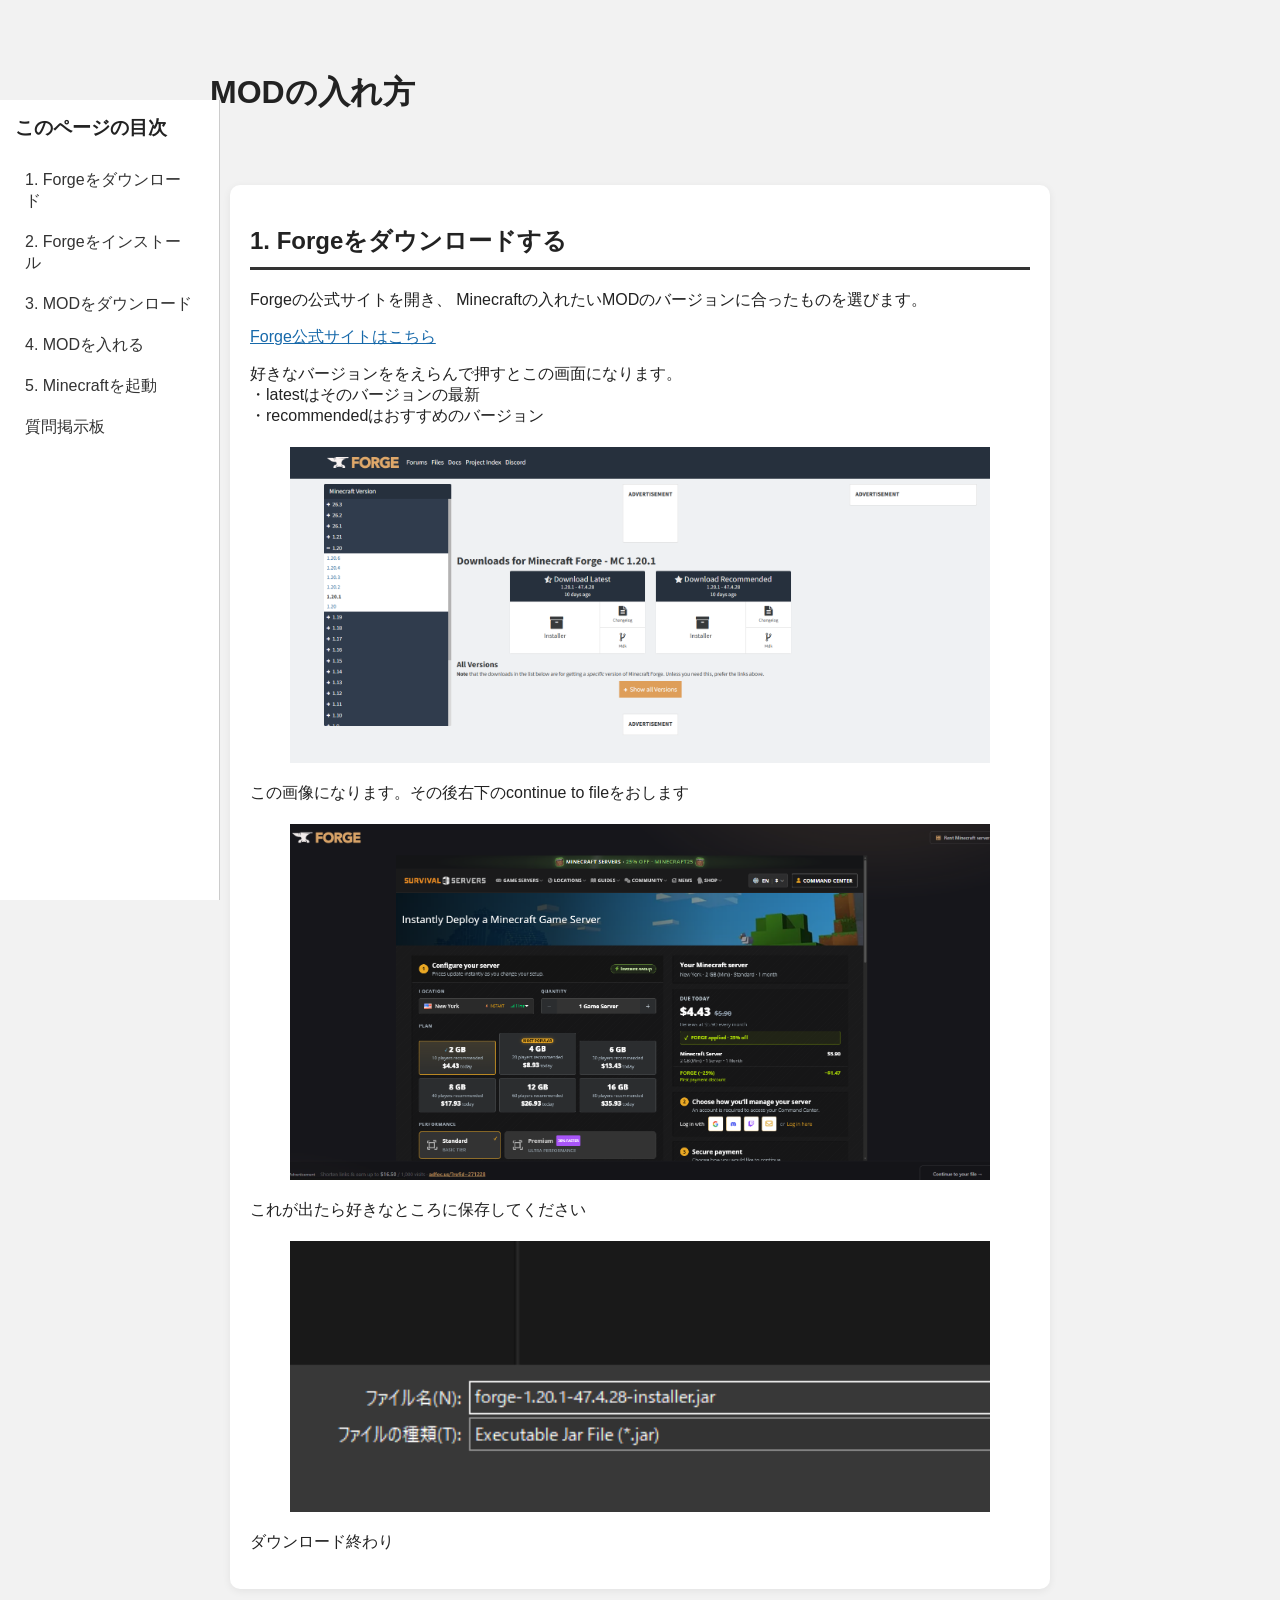
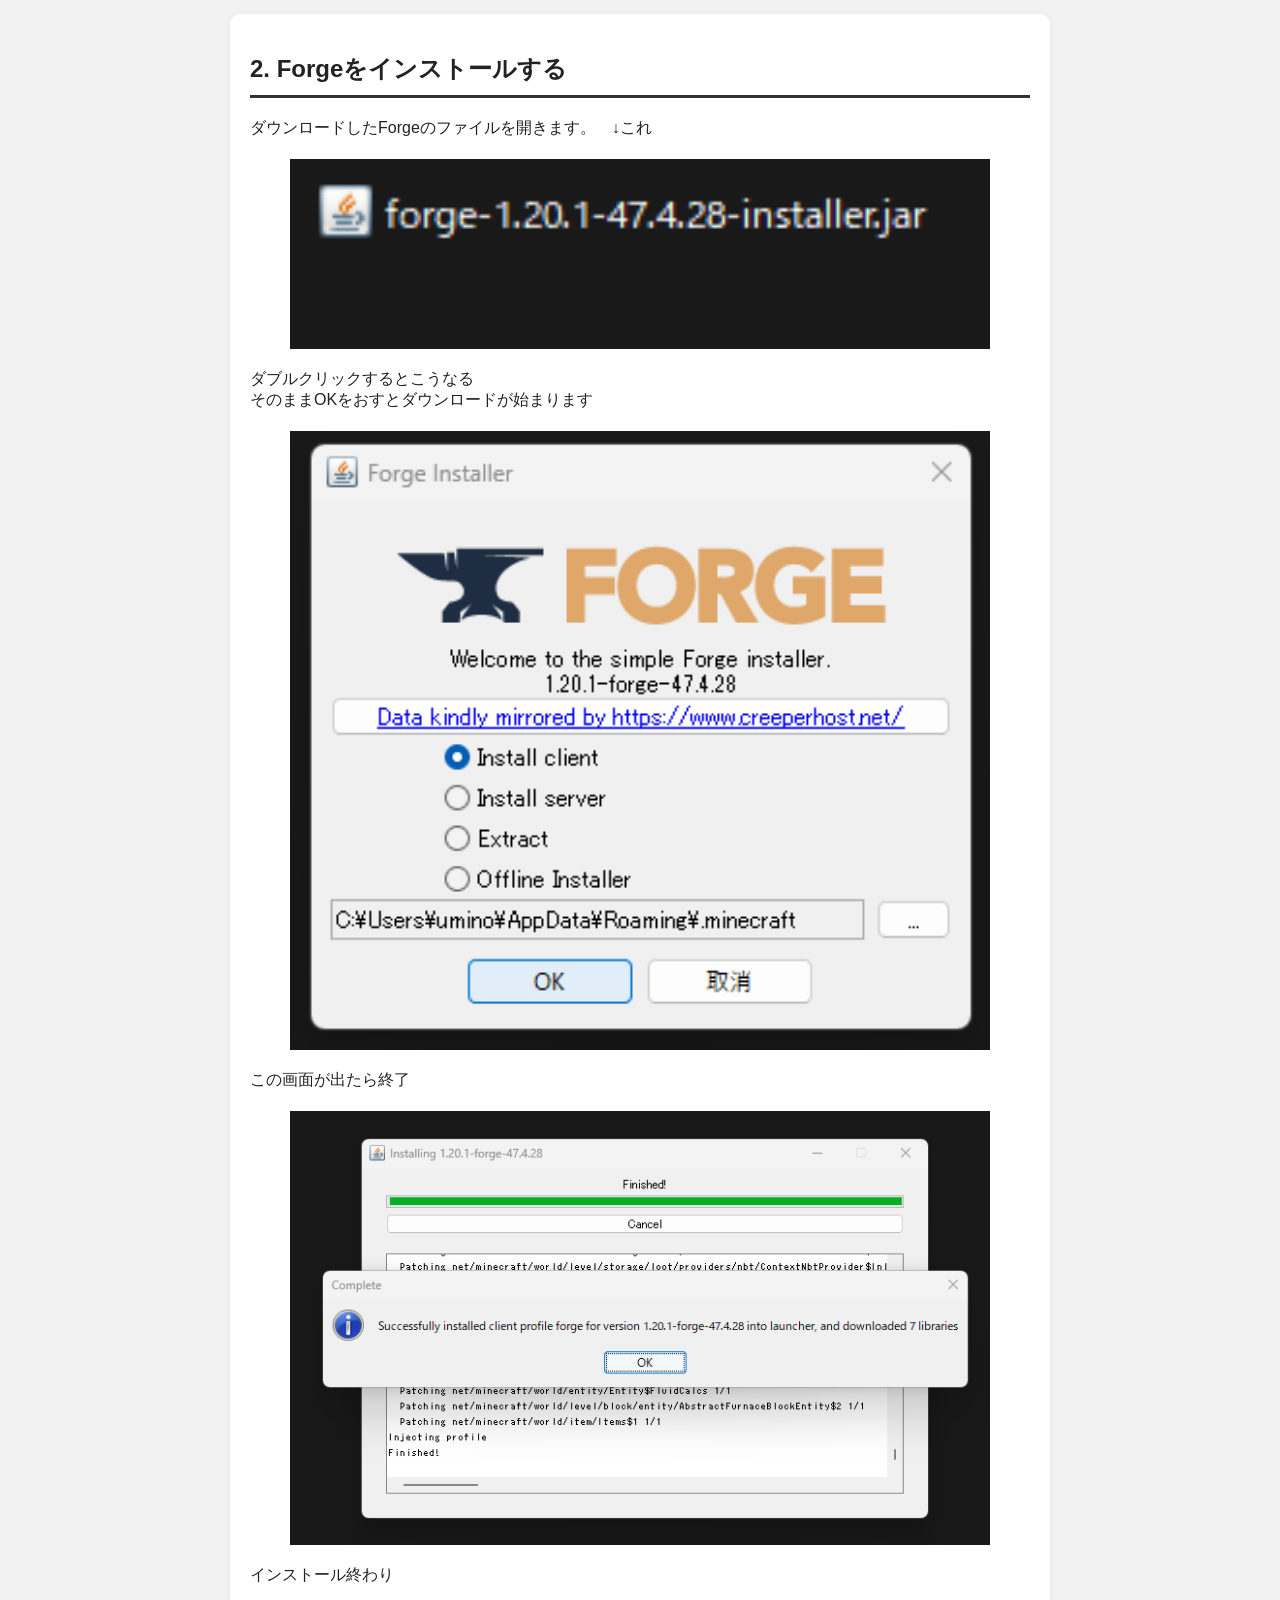
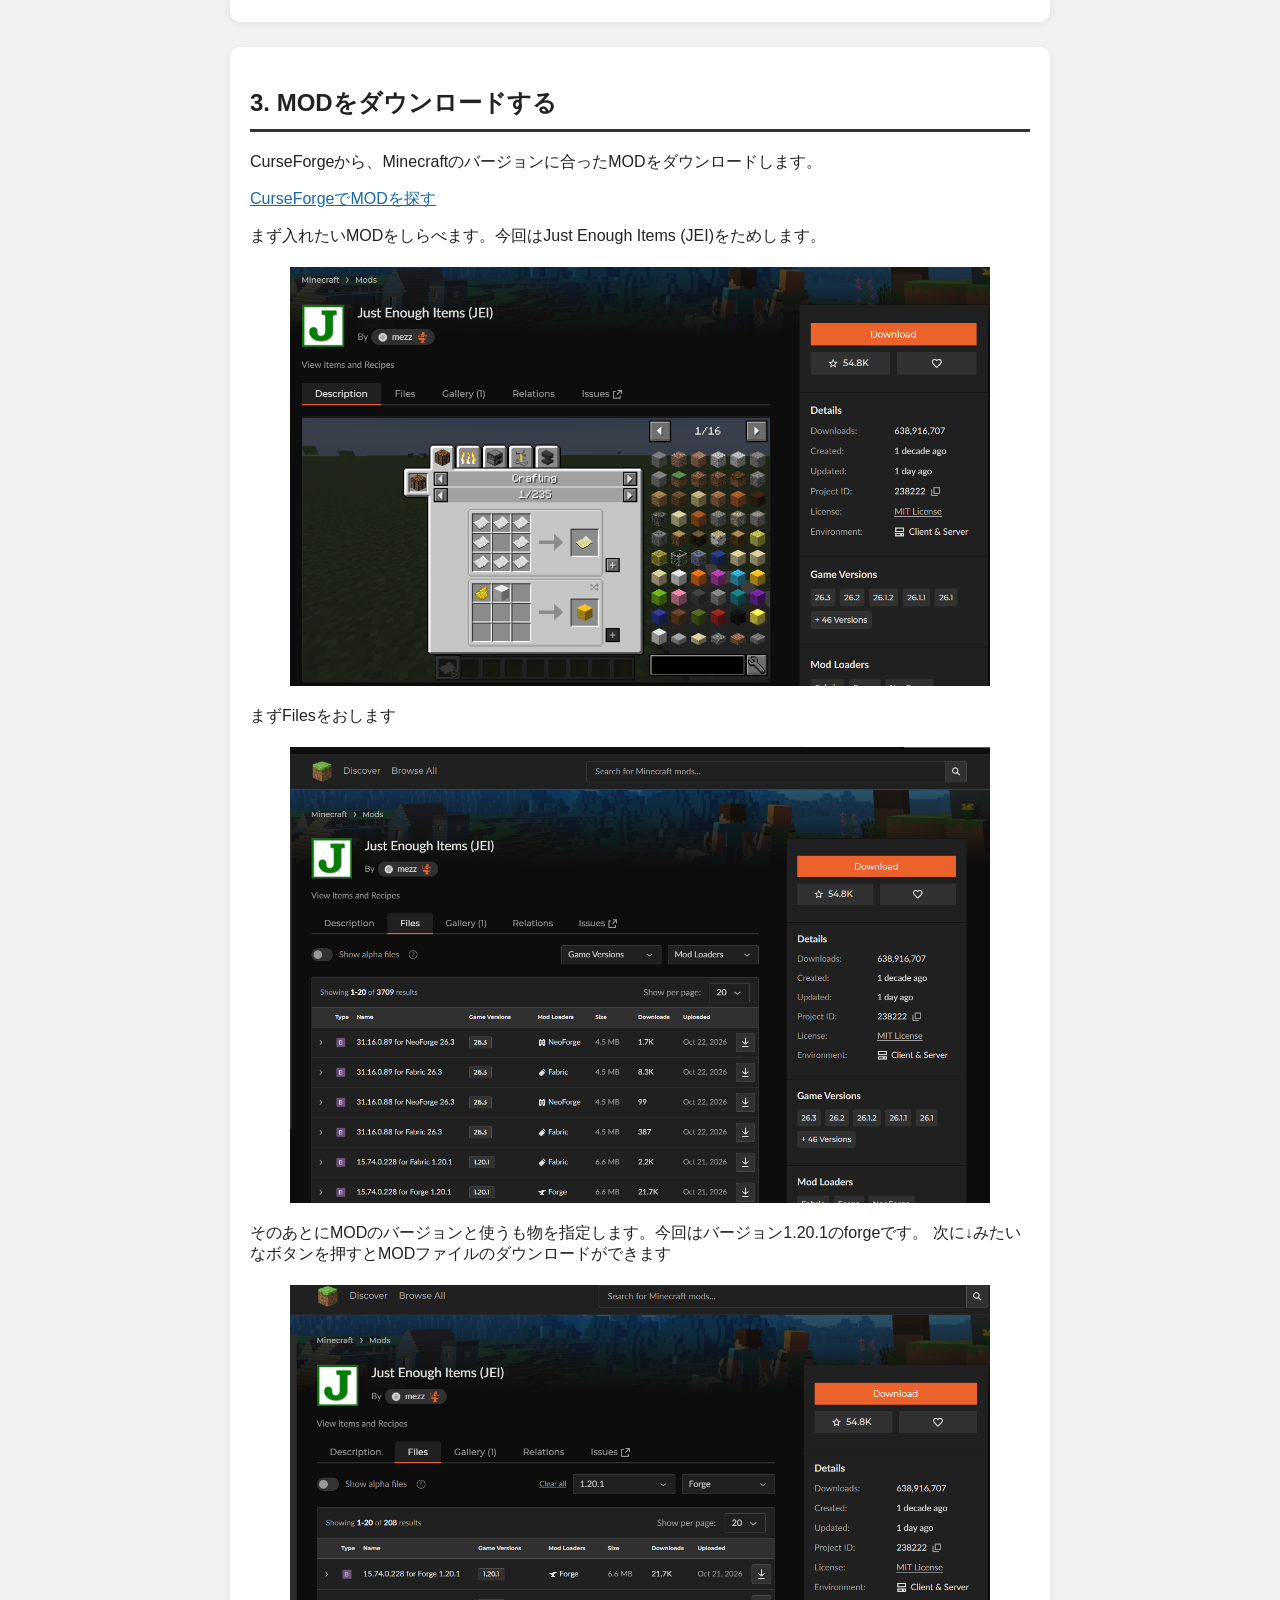
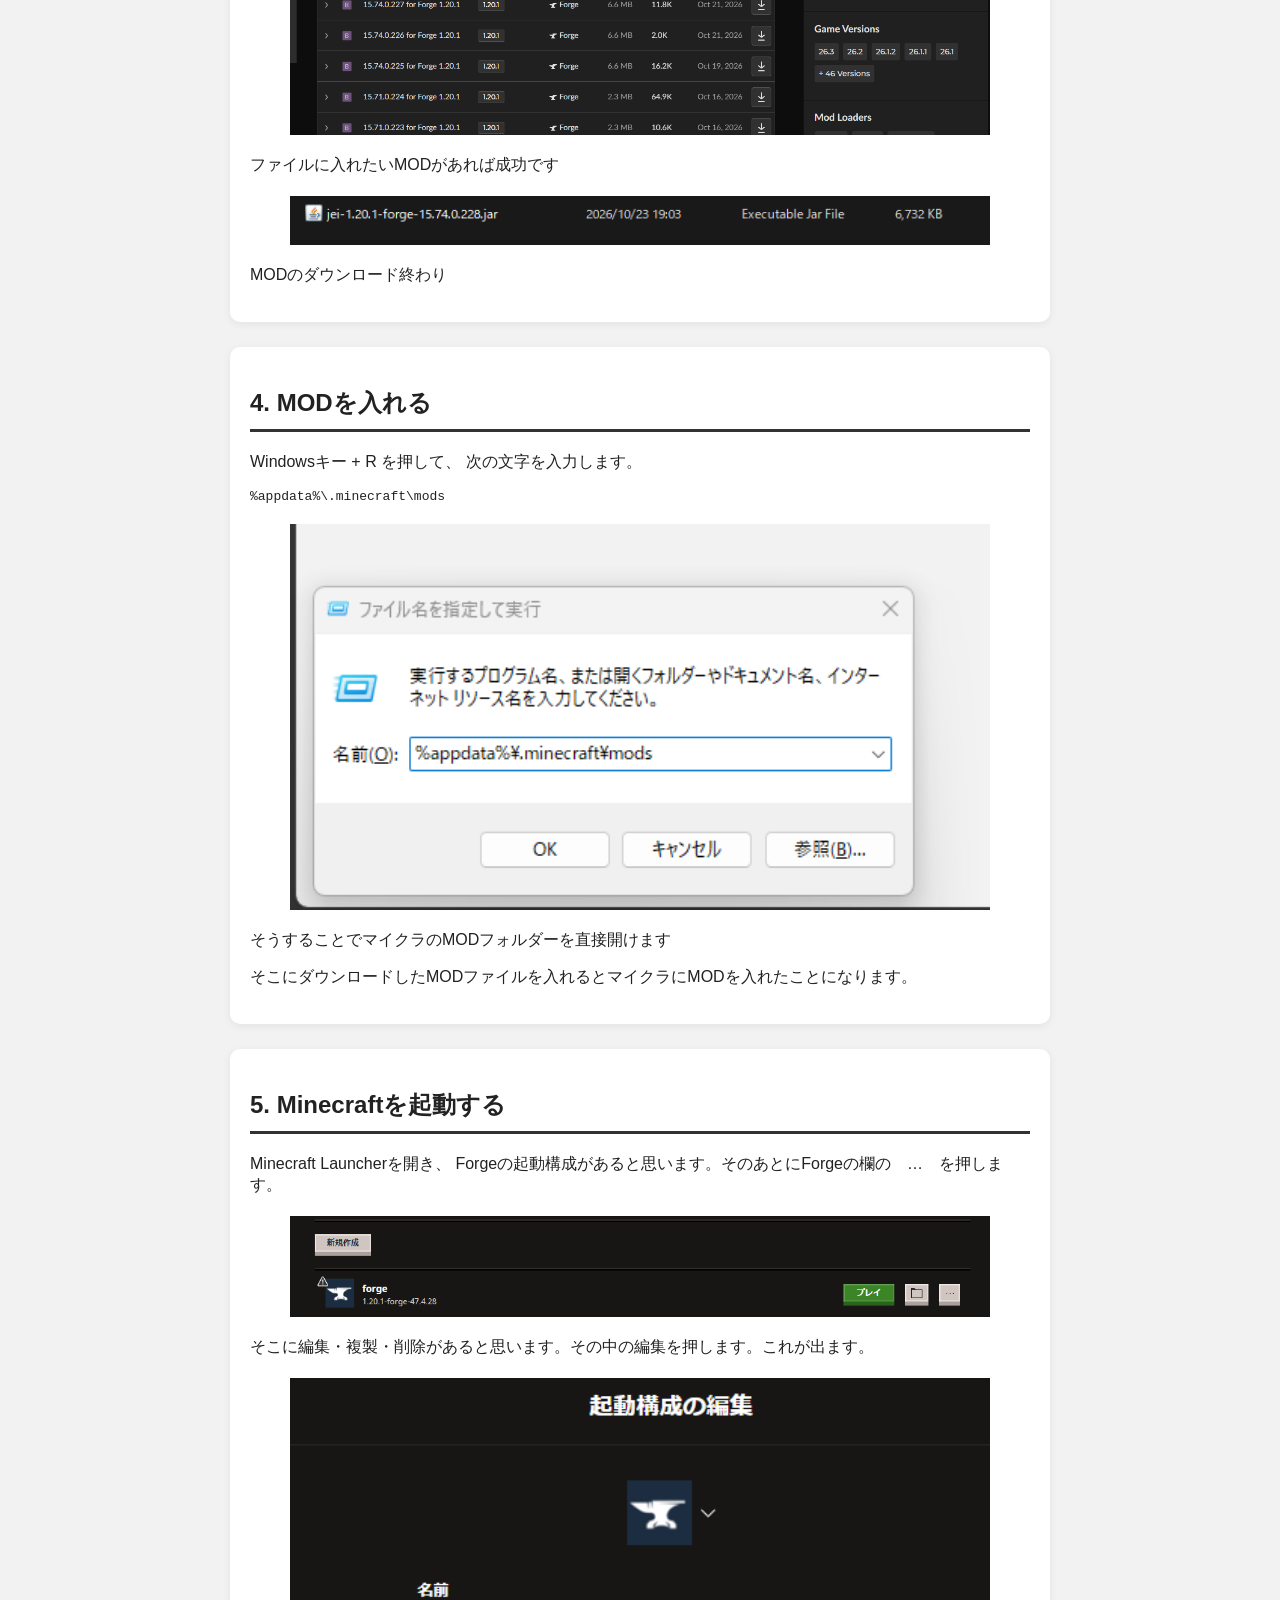
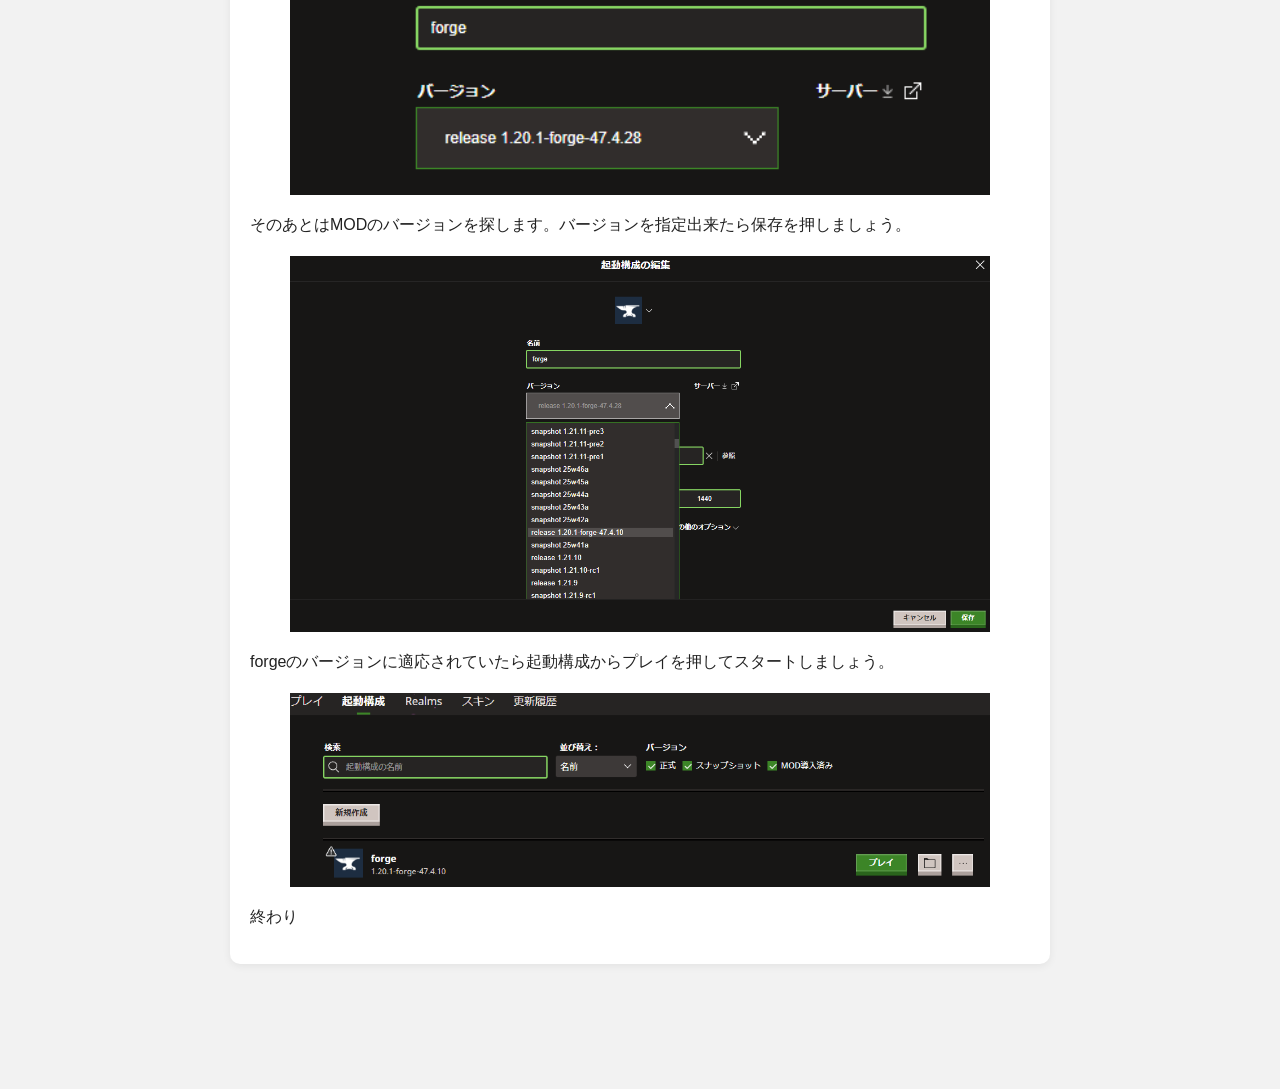
<file: index.html>
<!DOCTYPE html>
<html lang="ja">

<head>
    <meta charset="UTF-8">
    <title>MODの入れ方 | MODの入れ方解説</title>
    <link rel="stylesheet" href="style.css">
</head>

<body>
 


    <main>
        <h1>MODの入れ方</h1>
        <main>
            <!-- ここに目次を追加 -->
            <nav class="page-menu">
                <h3>このページの目次</h3>
                <a href="#forge-download">1. Forgeをダウンロード</a>
                <a href="#forge-install">2. Forgeをインストール</a>
                <a href="#mod-download">3. MODをダウンロード</a>
                <a href="#mod-folder">4. MODを入れる</a>
                <a href="#minecraft-start">5. Minecraftを起動</a>
                <a href="bbs_complete.html">質問掲示板</a>
            </nav>
            <!-- Forgeのダウンロード -->
            <section id="forge-download">
                <h2>1. Forgeをダウンロードする</h2>
                <p> Forgeの公式サイトを開き、 Minecraftの入れたいMODのバージョンに合ったものを選びます。 </p>
                <p> <a href="https://files.minecraftforge.net/" target="_blank"> Forge公式サイトはこちら </a> </p>
                <p> 好きなバージョンををえらんで押すとこの画面になります。<br>
                    ・latestはそのバージョンの最新<br>
                    ・recommendedはおすすめのバージョン
                <p> </p> <img src="images/images1.png" alt="Forgeのダウンロード画面">
                <p> この画像になります。その後右下のcontinue to fileをおします</p>
                <p> </p> <img src="images/images2.png" alt="Forgeのダウンロード画面">
                <p> これが出たら好きなところに保存してください </p>
                <p> </p> <img src="images/images3.png" alt="Forgeのダウンロード画面">
                <p> ダウンロード終わり </p>
            </section> <!-- Forgeのインストール -->


            <section id="forge-install">
                <h2>2. Forgeをインストールする</h2>
                <p> ダウンロードしたForgeのファイルを開きます。　↓これ </p>
                <p> </p> <img src="images/images4.png" alt="Forgeのダウンロード画面">
                <p> ダブルクリックするとこうなる<br>そのままOKをおすとダウンロードが始まります</p>
                <p> </p> <img src="images/images5.png" alt="Forgeのダウンロード画面">
                <p> この画面が出たら終了</p>
                <p> </p> <img src="images/images6.png" alt="Forgeのダウンロード画面">
                <p> インストール終わり </p>
            </section> <!-- MODのダウンロード -->


            <section id="mod-download">
                <h2>3. MODをダウンロードする</h2>
                <p> CurseForgeから、Minecraftのバージョンに合ったMODをダウンロードします。 </p> <a
                    href="https://www.curseforge.com/minecraft/mc-mods" target="_blank"> CurseForgeでMODを探す </a>
                <p> まず入れたいMODをしらべます。今回はJust Enough Items (JEI)をためします。 </p>
                <p> </p> <img src="images/images7.png" alt="Forgeのダウンロード画面">
                <p> まずFilesをおします </p>
                <p> </p> <img src="images/images8.png" alt="Forgeのダウンロード画面">
                <p> そのあとにMODのバージョンと使うも物を指定します。今回はバージョン1.20.1のforgeです。
                    次に↓みたいなボタンを押すとMODファイルのダウンロードができます </p>
                <p> </p> <img src="images/images9.png" alt="Forgeのダウンロード画面">
                <p> ファイルに入れたいMODがあれば成功です </p>
                <p> </p> <img src="images/images10.png" alt="Forgeのダウンロード画面">
                <p> MODのダウンロード終わり </p>
            </section> <!-- MODフォルダー -->


            <section id="mod-folder">
                <h2>4. MODを入れる</h2>
                <p> Windowsキー + R を押して、 次の文字を入力します。 </p>
                <pre>%appdata%\.minecraft\mods</pre>
                <p> </p> <img src="images/images11.png" alt="Forgeのダウンロード画面">
                <p> そうすることでマイクラのMODフォルダーを直接開けます </p>
                <p> そこにダウンロードしたMODファイルを入れるとマイクラにMODを入れたことになります。 </p>
            </section> <!-- MODを入れる -->


            <section id="minecraft-start">
                <h2>5. Minecraftを起動する</h2>
                <p> Minecraft Launcherを開き、 Forgeの起動構成があると思います。そのあとにForgeの欄の　…　を押します。 </p>
                <p> </p> <img src="images/images12.png" alt="Forgeのダウンロード画面">
                <p> そこに編集・複製・削除があると思います。その中の編集を押します。これが出ます。 </p>
                <p> </p> <img src="images/images13.png" alt="Forgeのダウンロード画面">
                <p> そのあとはMODのバージョンを探します。バージョンを指定出来たら保存を押しましょう。 </p>
                <img src="images/images14.png" alt="Forgeのダウンロード画面">
                <p> forgeのバージョンに適応されていたら起動構成からプレイを押してスタートしましょう。</p>
                <img src="images/images15.png" alt="Forgeのダウンロード画面">
                <p> 終わり </p>
            </section>
        </main>

        <script src="scipt.js"></script>
</body>

</html>
</file>
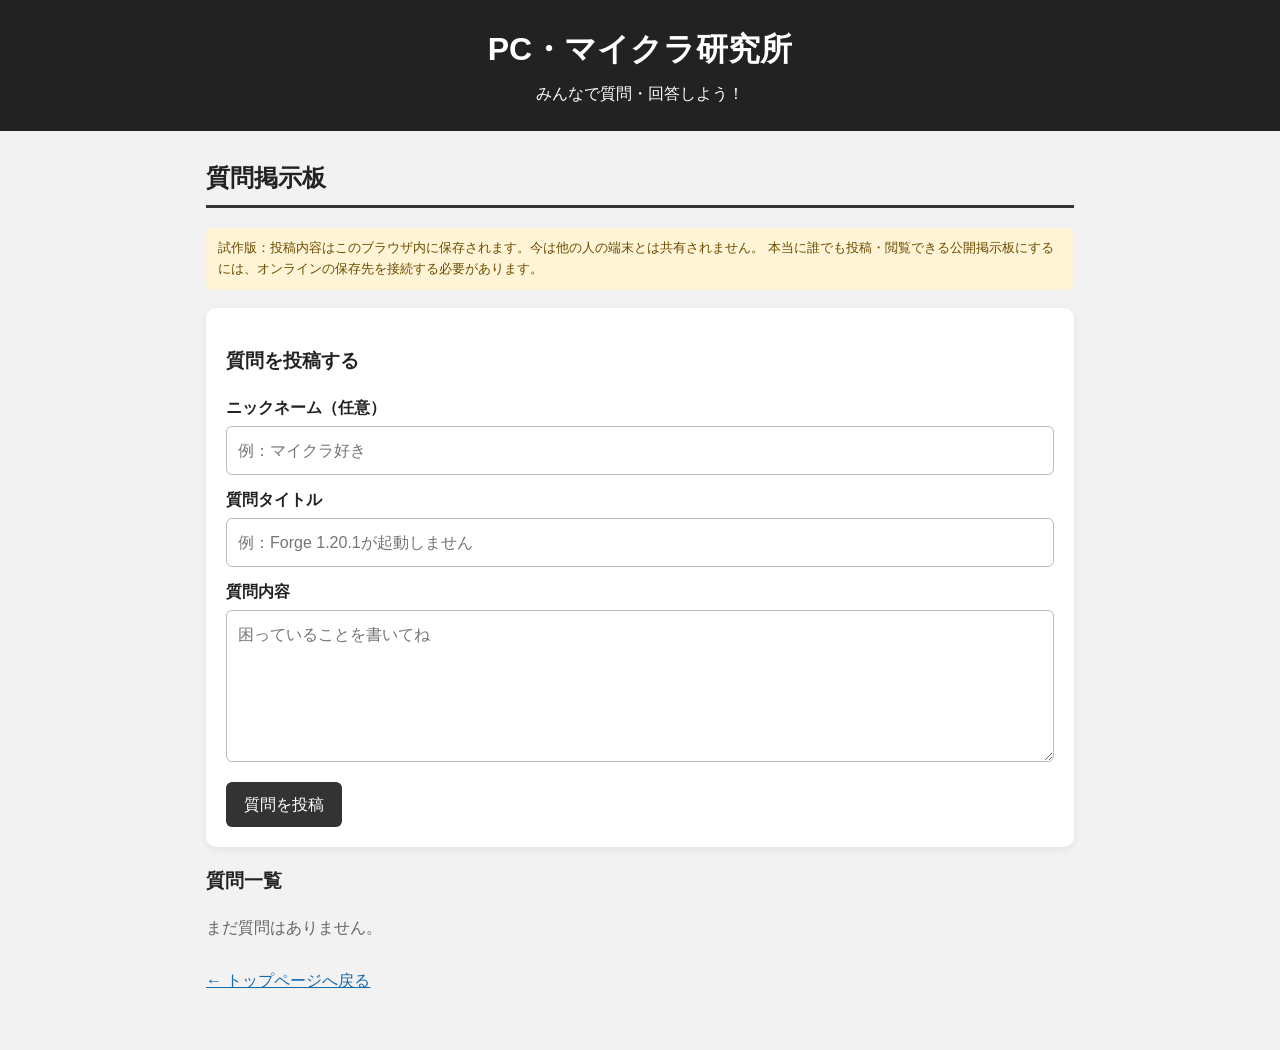
<file: bbs_complete.html>
<!DOCTYPE html>
<html lang="ja">
<head>
  <meta charset="UTF-8">
  <meta name="viewport" content="width=device-width, initial-scale=1.0">
  <title>質問掲示板 | PC・マイクラ研究所</title>
  <style>
    * { box-sizing: border-box; }
    body {
      margin: 0; font-family: "Yu Gothic", "Meiryo", sans-serif;
      background: #f2f2f2; color: #222; line-height: 1.6;
    }
    header { background: #222; color: white; text-align: center; padding: 24px 12px; }
    header h1 { margin: 0; font-size: clamp(22px, 4vw, 32px); }
    header p { margin: 6px 0 0; }
    main { max-width: 900px; margin: 28px auto; padding: 0 16px; }
    h2 { border-bottom: 3px solid #333; padding-bottom: 8px; }
    .panel, .question {
      background: white; padding: 20px; margin: 18px 0; border-radius: 10px;
      box-shadow: 0 2px 8px #00000012;
    }
    label { display: block; margin: 12px 0 5px; font-weight: bold; }
    input, textarea {
      width: 100%; padding: 11px; border: 1px solid #bbb; border-radius: 6px;
      font: inherit; background: white;
    }
    textarea { resize: vertical; }
    button {
      border: 0; border-radius: 6px; padding: 10px 18px; margin-top: 12px;
      background: #333; color: white; font: inherit; cursor: pointer;
    }
    button:hover { background: #555; }
    .answer-form { border-top: 1px solid #ddd; margin-top: 16px; padding-top: 12px; }
    .answer { background: #f6f6f6; border-radius: 6px; padding: 10px 14px; margin: 10px 0; }
    .meta { color: #666; font-size: 13px; }
    .empty { color: #666; }
    .back { display: inline-block; margin: 12px 0 28px; color: #1769aa; }
    .notice { font-size: 13px; color: #6b4c00; background: #fff4d5; padding: 10px 12px; border-radius: 6px; }
  </style>
</head>
<body>
  <header>
    <h1>PC・マイクラ研究所</h1>
    <p>みんなで質問・回答しよう！</p>
  </header>

  <main>
    <h2>質問掲示板</h2>
    <p class="notice">
      試作版：投稿内容はこのブラウザ内に保存されます。今は他の人の端末とは共有されません。
      本当に誰でも投稿・閲覧できる公開掲示板にするには、オンラインの保存先を接続する必要があります。
    </p>

    <section class="panel">
      <h3>質問を投稿する</h3>
      <form id="questionForm">
        <label for="nickname">ニックネーム（任意）</label>
        <input id="nickname" maxlength="30" placeholder="例：マイクラ好き">

        <label for="title">質問タイトル</label>
        <input id="title" maxlength="100" required placeholder="例：Forge 1.20.1が起動しません">

        <label for="content">質問内容</label>
        <textarea id="content" rows="5" maxlength="3000" required placeholder="困っていることを書いてね"></textarea>

        <button type="submit">質問を投稿</button>
      </form>
    </section>

    <section>
      <h3>質問一覧</h3>
      <div id="questionList"></div>
    </section>

    <a class="back" href="index.html">← トップページへ戻る</a>
  </main>

  <script>
    const questionForm = document.getElementById("questionForm");
    const nicknameInput = document.getElementById("nickname");
    const titleInput = document.getElementById("title");
    const contentInput = document.getElementById("content");
    const questionList = document.getElementById("questionList");
    const STORAGE_KEY = "pcMinecraftLabQuestions";

    function loadQuestions() {
      try {
        return JSON.parse(localStorage.getItem(STORAGE_KEY)) || [];
      } catch {
        return [];
      }
    }

    let questions = loadQuestions();

    function saveQuestions() {
      localStorage.setItem(STORAGE_KEY, JSON.stringify(questions));
    }

    function makeTextElement(tag, text, className) {
      const element = document.createElement(tag);
      element.textContent = text;
      if (className) element.className = className;
      return element;
    }

    function renderQuestions() {
      questionList.replaceChildren();

      if (questions.length === 0) {
        questionList.appendChild(makeTextElement("p", "まだ質問はありません。", "empty"));
        return;
      }

      [...questions].reverse().forEach((question) => {
        const card = document.createElement("article");
        card.className = "question";
        card.appendChild(makeTextElement("h4", question.title));
        card.appendChild(makeTextElement("p", question.content));
        card.appendChild(makeTextElement("p", "投稿者：" + (question.nickname || "匿名"), "meta"));

        const answersArea = document.createElement("div");
        if (!question.answers || question.answers.length === 0) {
          answersArea.appendChild(makeTextElement("p", "まだ回答はありません。", "empty"));
        } else {
          question.answers.forEach((answer) => {
            const answerBox = document.createElement("div");
            answerBox.className = "answer";
            answerBox.appendChild(makeTextElement("p", answer.content));
            answerBox.appendChild(makeTextElement("p", "回答者：" + (answer.nickname || "匿名"), "meta"));
            answersArea.appendChild(answerBox);
          });
        }
        card.appendChild(answersArea);

        const answerForm = document.createElement("form");
        answerForm.className = "answer-form";
        const answerName = document.createElement("input");
        answerName.maxLength = 30;
        answerName.placeholder = "ニックネーム（任意）";
        answerName.setAttribute("aria-label", "回答者ニックネーム");
        const answerText = document.createElement("textarea");
        answerText.rows = 3;
        answerText.maxLength = 3000;
        answerText.required = true;
        answerText.placeholder = "回答を書く";
        answerText.setAttribute("aria-label", "回答内容");
        const answerButton = document.createElement("button");
        answerButton.type = "submit";
        answerButton.textContent = "回答する";
        answerForm.append(answerName, answerText, answerButton);

        answerForm.addEventListener("submit", (event) => {
          event.preventDefault();
          const content = answerText.value.trim();
          if (!content) return;
          question.answers = question.answers || [];
          question.answers.push({
            nickname: answerName.value.trim() || "匿名",
            content
          });
          saveQuestions();
          renderQuestions();
        });

        card.appendChild(answerForm);
        questionList.appendChild(card);
      });
    }

    questionForm.addEventListener("submit", (event) => {
      event.preventDefault();
      const title = titleInput.value.trim();
      const content = contentInput.value.trim();
      if (!title || !content) {
        alert("タイトルと質問内容を入力してね！");
        return;
      }

      questions.push({
        id: Date.now(),
        nickname: nicknameInput.value.trim() || "匿名",
        title,
        content,
        answers: []
      });
      saveQuestions();
      renderQuestions();
      questionForm.reset();
    });

    renderQuestions();
  </script>
</body>
</html>
</file>
<file: style.css>
/* PC・マイクラ研究所：MODの入れ方ページ用CSS */

/* ページ全体 */
body {
    margin: 0;
    font-family: sans-serif;
    background: #f2f2f2;
}

/* 上部ヘッダー */
header {
    display: flex;
    align-items: center;
    padding: 15px;
    background: #222;
    color: white;
}

header h1 {
    margin: 0 0 0 20px;
}

/* ヘッダーのメニューボタン */
#menuButton {
    font-size: 25px;
    color: white;
    background: none;
    border: none;
    cursor: pointer;
}

/* 本文を左側の目次の分だけ右へ */
main {
    max-width: 900px;
    margin: 0 auto 0 240px;
    padding: 20px;
}

/* ページ内目次（左側に固定） */
.page-menu {
    position: fixed;
    top: 100px;
    left: 0;
    width: 220px;
    height: calc(100vh - 100px);
    box-sizing: border-box;
    padding: 15px;
    overflow-y: auto;
    background: white;
    border-right: 1px solid #ccc;
}

.page-menu h3 {
    margin-top: 0;
}

.page-menu a {
    display: block;
    padding: 10px;
    color: #333;
    text-decoration: none;
    border-radius: 5px;
}

.page-menu a:hover {
    background: #eee;
}

/* 各説明セクション */
section {
    margin: 20px 0;
    padding: 20px;
    background: white;
    border-radius: 10px;
}

/* 説明に使う画像 */
section img {
    display: block;
    width: 100%;
    max-width: 700px;
    height: auto;
    margin: 20px auto;
}

/* 目次から移動するときに滑らかにする */
html {
    scroll-behavior: smooth;
}

/* 目次ジャンプ時の見出し位置を少し調整 */
section {
    scroll-margin-top: 20px;
}

* {
    box-sizing: border-box;
}

body {
    margin: 0;
    font-family: "Yu Gothic", sans-serif;
    background: #f2f2f2;
    color: #222;
}

header {
    background: #222;
    color: white;
    text-align: center;
    padding: 25px;
}

header h1 {
    margin: 0;
}

main {
    max-width: 900px;
    margin: 30px auto;
    padding: 20px;
}

h2 {
    border-bottom: 3px solid #333;
    padding-bottom: 10px;
}

section {
    background: white;
    padding: 20px;
    margin-bottom: 25px;
    border-radius: 10px;
    box-shadow: 0 2px 8px #0001;
}

label {
    display: block;
    margin-top: 15px;
    font-weight: bold;
}

input,
textarea {
    width: 100%;
    padding: 12px;
    margin-top: 8px;
    border: 1px solid #ccc;
    border-radius: 5px;
    font-size: 16px;
}

textarea {
    resize: vertical;
}

button {
    margin-top: 15px;
    padding: 12px 25px;
    background: #333;
    color: white;
    border: none;
    border-radius: 5px;
    cursor: pointer;
    font-size: 16px;
}

button:hover {
    background: #555;
}

.question-list p {
    color: #666;
}

a {
    color: #1769aa;
}

@media (max-width: 600px) {
    main {
        padding: 10px;
        margin: 15px auto;
    }

    header {
        padding: 20px 10px;
    }
}
</file>
